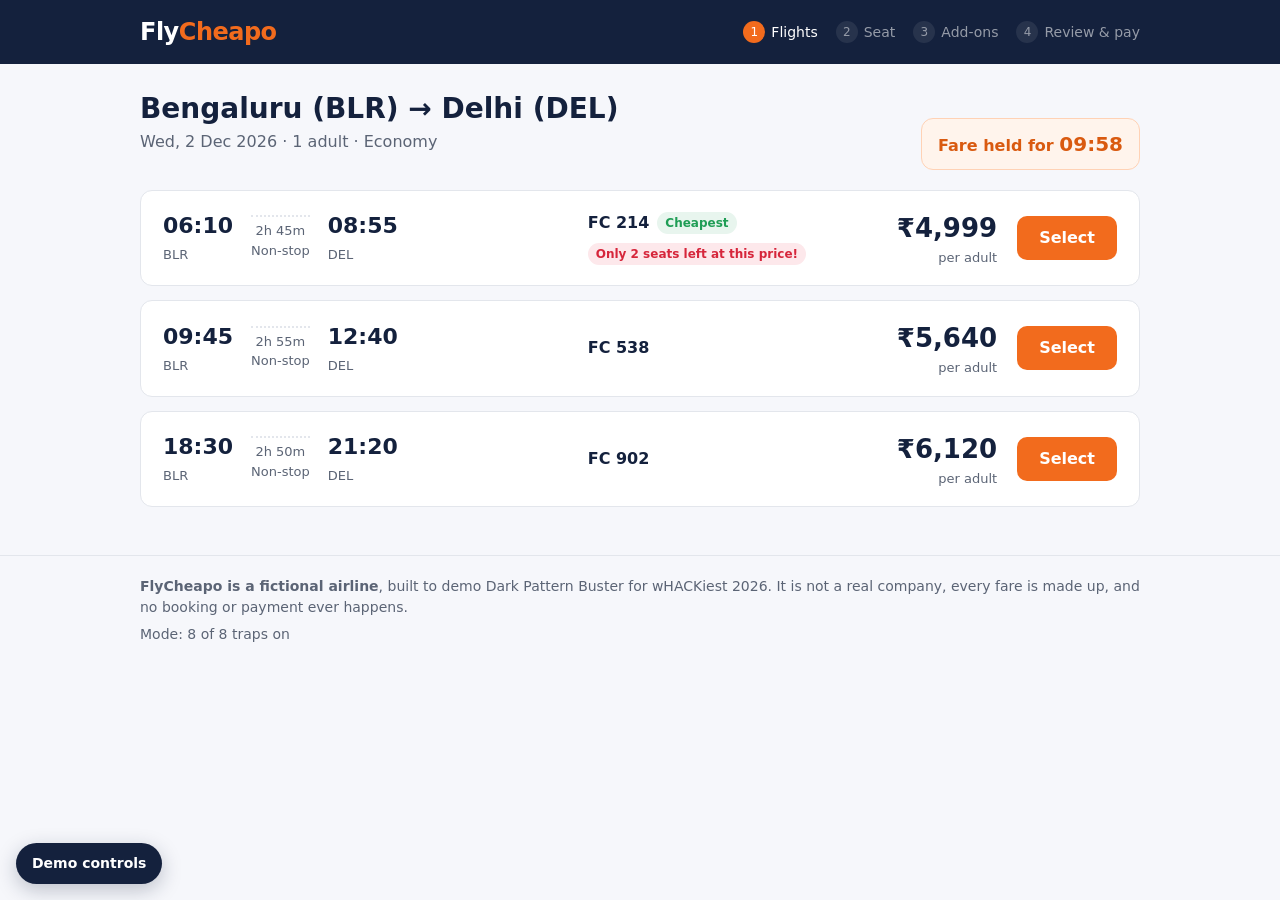
<file: demo-site/index.html>
<!doctype html>
<html lang="en">
<head>
  <meta charset="utf-8">
  <meta name="viewport" content="width=device-width, initial-scale=1">
  <title>FlyCheapo · Flights from Bengaluru to Delhi</title>
  <link rel="stylesheet" href="assets/flycheapo.css">
</head>
<body data-page="search">
  <div id="app"></div>
  <noscript>FlyCheapo needs JavaScript. It is a fictional demo airline: no real bookings or payments.</noscript>
  <script src="assets/flycheapo.js"></script>
</body>
</html>
</file>
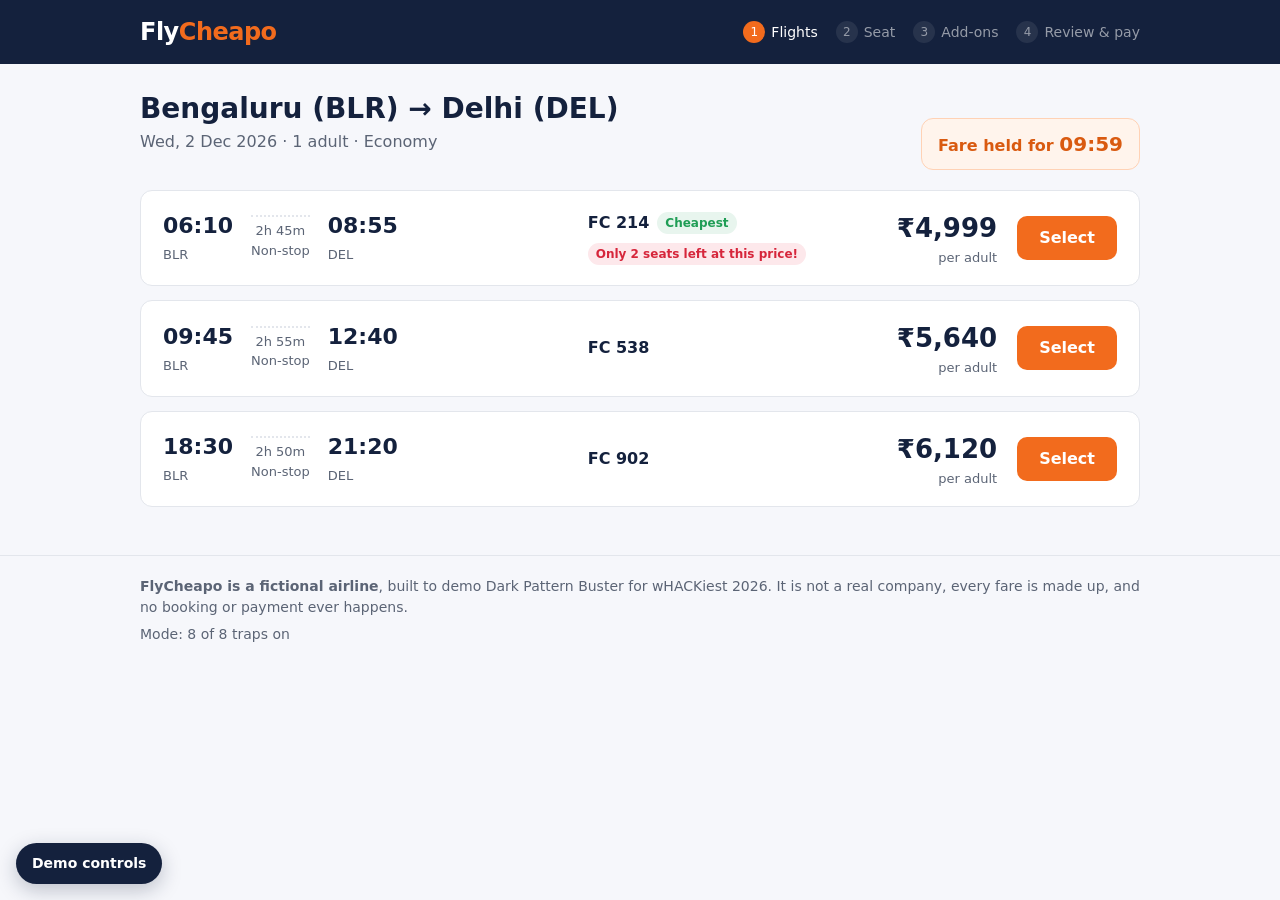
<file: demo-site/addons.html>
<!doctype html>
<html lang="en">
<head>
  <meta charset="utf-8">
  <meta name="viewport" content="width=device-width, initial-scale=1">
  <title>FlyCheapo · Add extras</title>
  <link rel="stylesheet" href="assets/flycheapo.css">
</head>
<body data-page="addons">
  <div id="app"></div>
  <noscript>FlyCheapo needs JavaScript. It is a fictional demo airline: no real bookings or payments.</noscript>
  <script src="assets/flycheapo.js"></script>
</body>
</html>
</file>
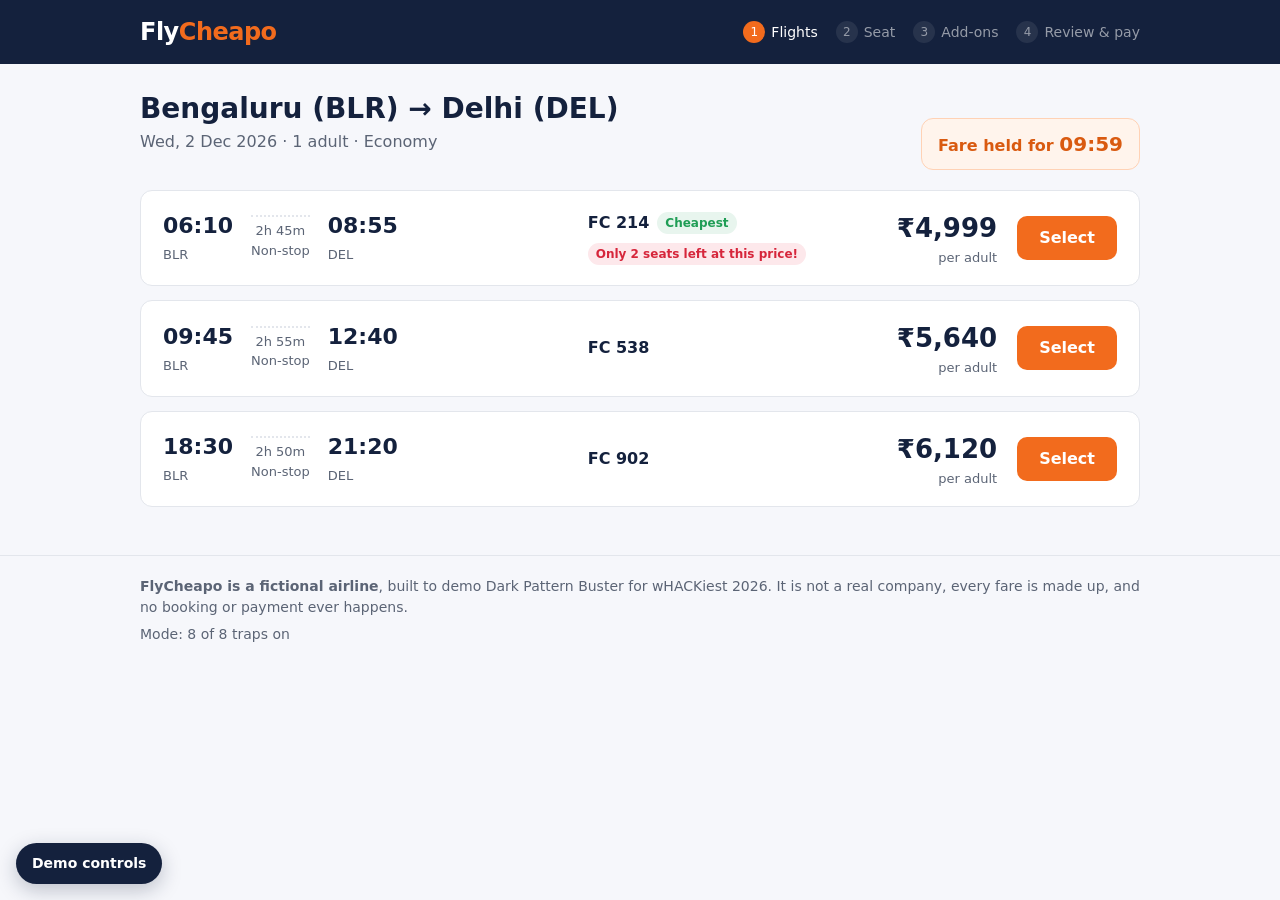
<file: demo-site/done.html>
<!doctype html>
<html lang="en">
<head>
  <meta charset="utf-8">
  <meta name="viewport" content="width=device-width, initial-scale=1">
  <title>FlyCheapo · Booking summary</title>
  <link rel="stylesheet" href="assets/flycheapo.css">
</head>
<body data-page="done">
  <div id="app"></div>
  <noscript>FlyCheapo needs JavaScript. It is a fictional demo airline: no real bookings or payments.</noscript>
  <script src="assets/flycheapo.js"></script>
</body>
</html>
</file>
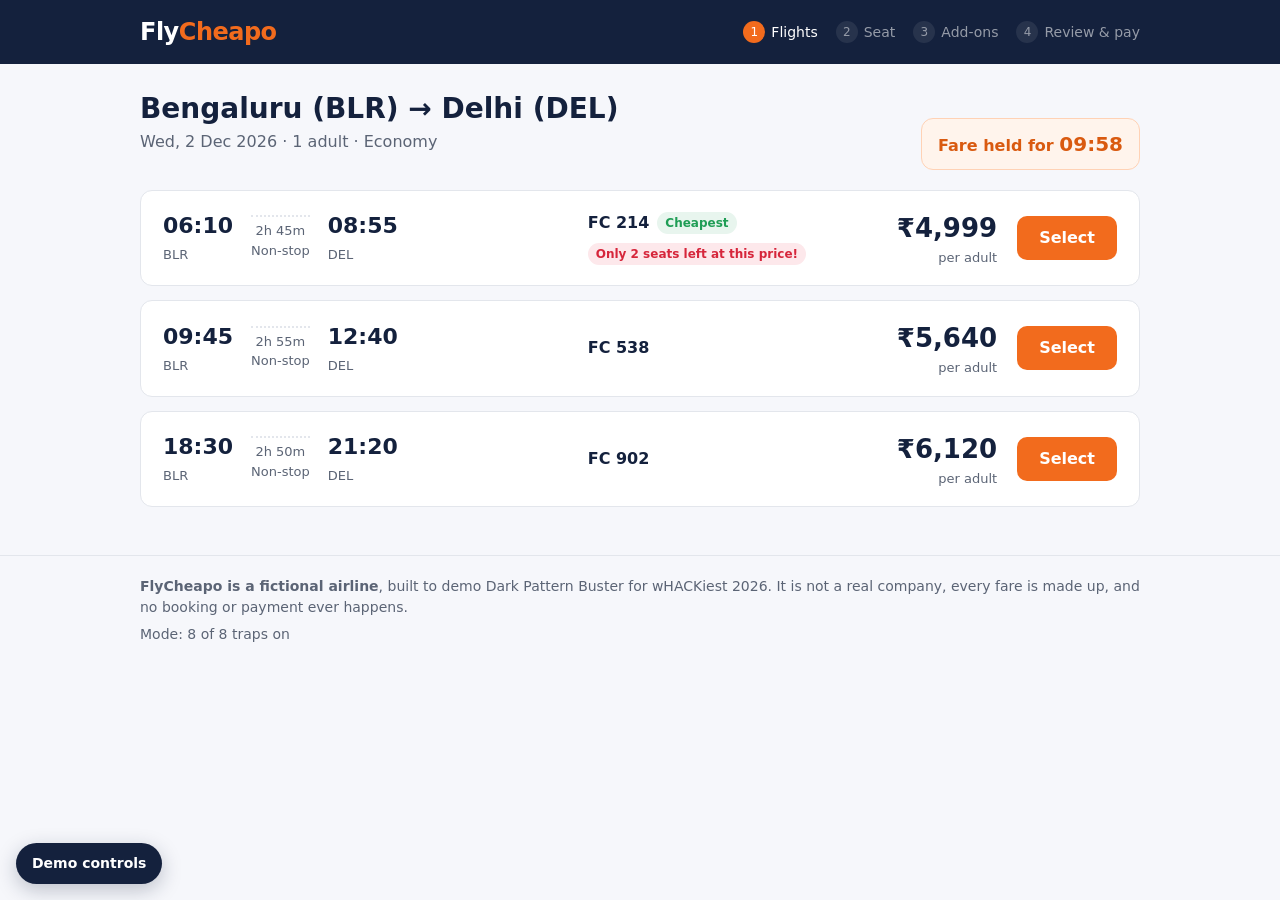
<file: demo-site/review.html>
<!doctype html>
<html lang="en">
<head>
  <meta charset="utf-8">
  <meta name="viewport" content="width=device-width, initial-scale=1">
  <title>FlyCheapo · Review and pay</title>
  <link rel="stylesheet" href="assets/flycheapo.css">
</head>
<body data-page="review">
  <div id="app"></div>
  <noscript>FlyCheapo needs JavaScript. It is a fictional demo airline: no real bookings or payments.</noscript>
  <script src="assets/flycheapo.js"></script>
</body>
</html>
</file>
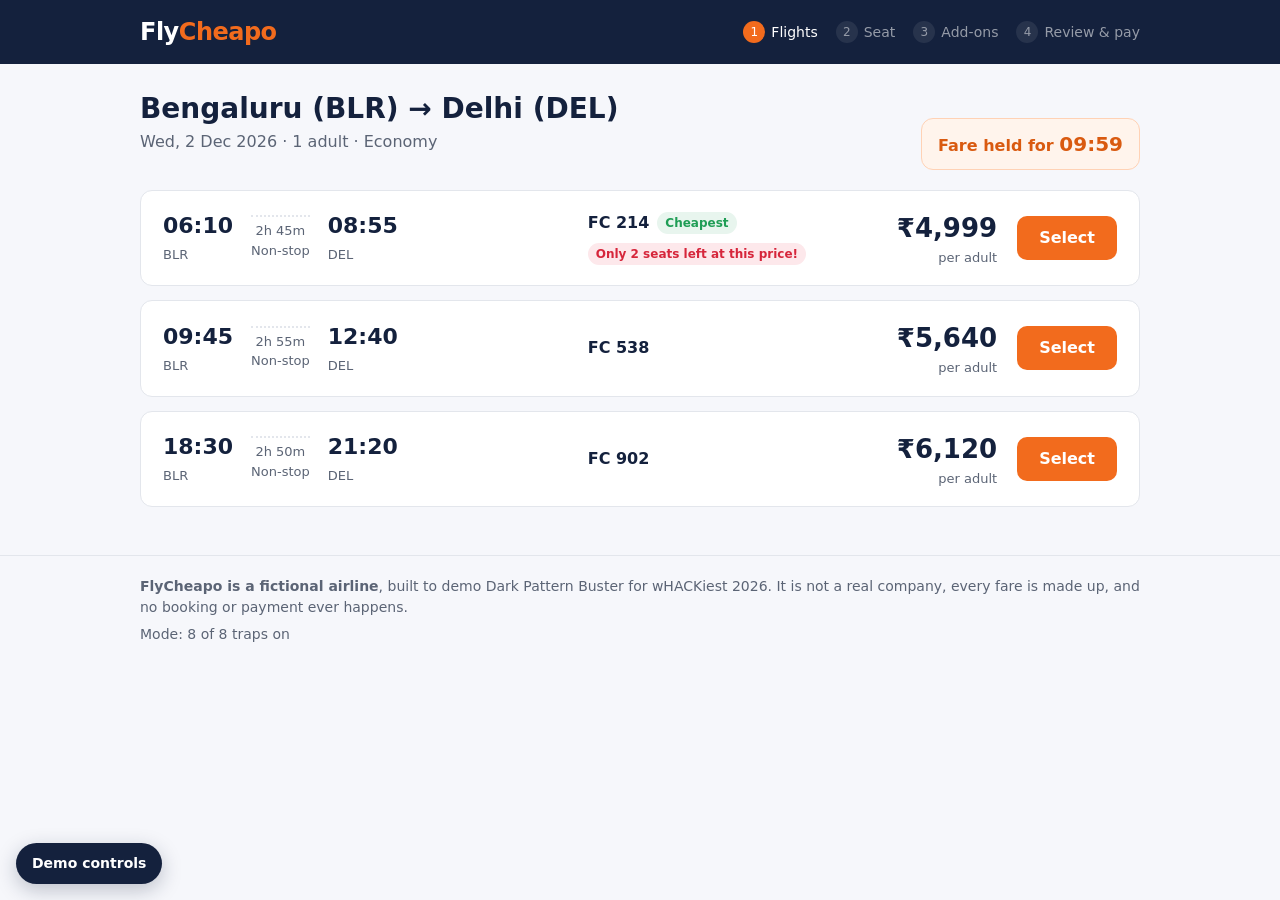
<file: demo-site/seat.html>
<!doctype html>
<html lang="en">
<head>
  <meta charset="utf-8">
  <meta name="viewport" content="width=device-width, initial-scale=1">
  <title>FlyCheapo · Choose your seat</title>
  <link rel="stylesheet" href="assets/flycheapo.css">
</head>
<body data-page="seat">
  <div id="app"></div>
  <noscript>FlyCheapo needs JavaScript. It is a fictional demo airline: no real bookings or payments.</noscript>
  <script src="assets/flycheapo.js"></script>
</body>
</html>
</file>
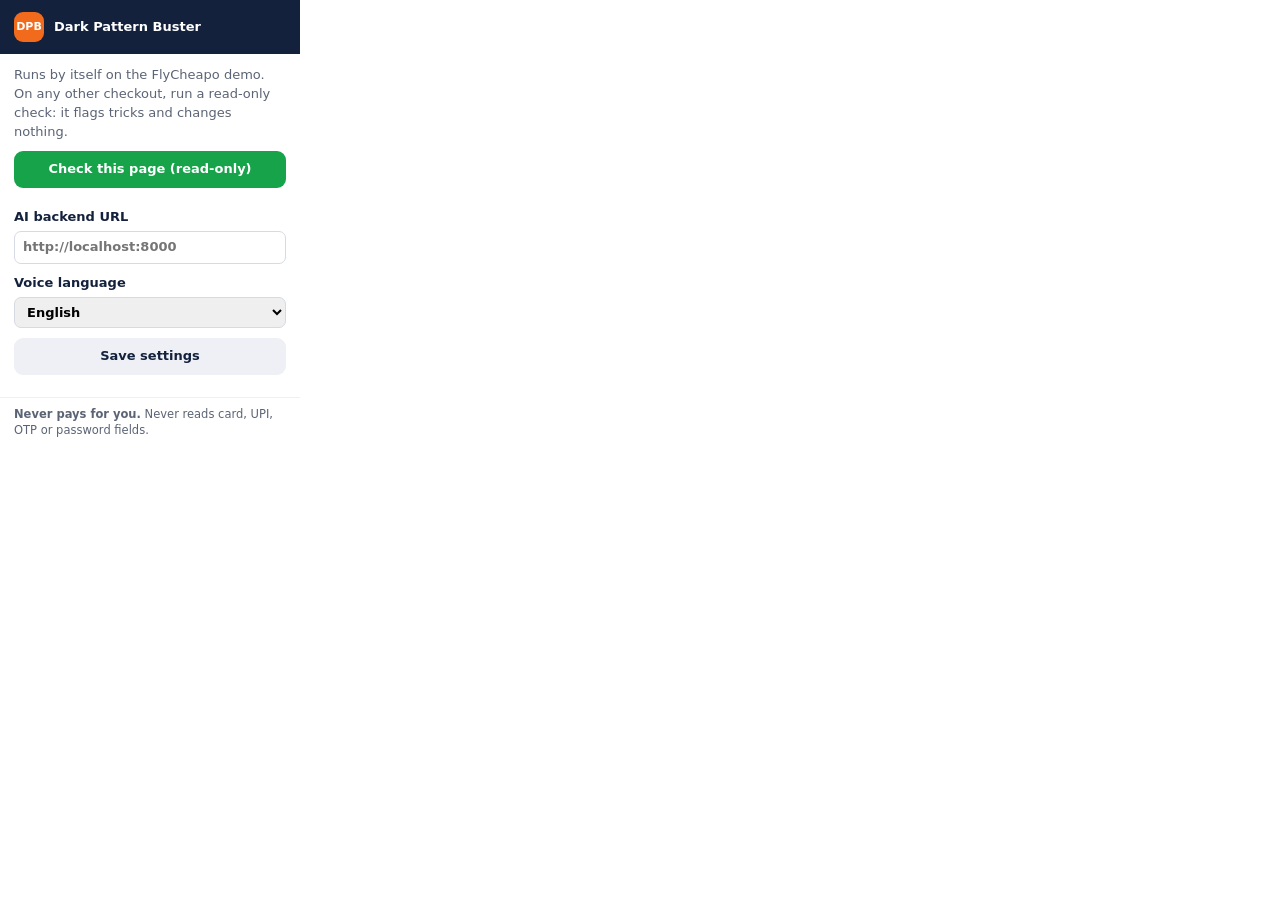
<file: extension/popup.html>
<!doctype html>
<html lang="en">
<head>
  <meta charset="utf-8">
  <title>Dark Pattern Buster</title>
  <style>
    body { width: 300px; margin: 0; font: 13px/1.45 system-ui, -apple-system, "Segoe UI", Roboto, sans-serif; color: #14213d; }
    header { background: #14213d; color: #fff; padding: 12px 14px; display: flex; gap: 10px; align-items: center; }
    .logo { width: 30px; height: 30px; border-radius: 9px; background: #f26b1d; display: grid; place-items: center; font-weight: 900; font-size: 11px; }
    main { padding: 12px 14px; display: grid; gap: 10px; }
    p { margin: 0; color: #5b6475; }
    button { border: 0; border-radius: 9px; padding: 9px 12px; font: inherit; font-weight: 700; cursor: pointer; }
    .primary { background: #16a34a; color: #fff; }
    .secondary { background: #eef0f5; color: #14213d; }
    label { display: grid; gap: 4px; font-weight: 600; }
    input, select { font: inherit; padding: 6px 8px; border: 1px solid #d6dae3; border-radius: 7px; }
    #status, #health { font-size: 12px; }
    .ok { color: #15803d; }
    .warn { color: #b45309; }
    footer { padding: 8px 14px 12px; font-size: 11.5px; color: #5b6475; border-top: 1px solid #eef0f5; }
  </style>
</head>
<body>
  <header><div class="logo">DPB</div><b>Dark Pattern Buster</b></header>
  <main>
    <p>Runs by itself on the FlyCheapo demo. On any other checkout, run a read-only check: it flags tricks and changes nothing.</p>
    <button class="primary" id="check">Check this page (read-only)</button>
    <div id="status"></div>
    <label>AI backend URL
      <input id="backend" placeholder="http://localhost:8000">
    </label>
    <label>Voice language
      <select id="lang"><option value="en">English</option><option value="hi">Hindi</option></select>
    </label>
    <button class="secondary" id="save">Save settings</button>
    <div id="health"></div>
  </main>
  <footer><b>Never pays for you.</b> Never reads card, UPI, OTP or password fields.</footer>
  <script src="popup.js"></script>
</body>
</html>
</file>
<file: demo-site/assets/flycheapo.css>
/* FlyCheapo: fictional demo airline. Styles are plain CSS, no build step. */

:root {
  --brand: #f26b1d;
  --brand-dark: #d95a10;
  --ink: #14213d;
  --muted: #5b6475;
  --line: #e3e6ec;
  --bg: #f6f7fb;
  --card: #ffffff;
  --good: #1f9d55;
  --hot: #d6263b;
  --radius: 12px;
}

* { box-sizing: border-box; }

body {
  margin: 0;
  font: 16px/1.5 system-ui, -apple-system, "Segoe UI", Roboto, sans-serif;
  color: var(--ink);
  background: var(--bg);
}

h1 { font-size: 28px; line-height: 1.2; margin: 0 0 4px; }
h2 { font-size: 18px; margin: 0 0 12px; }
.muted { color: var(--muted); margin: 0 0 16px; }

.wrap { max-width: 1040px; margin: 0 auto; padding: 0 20px; }
.wrap.narrow { max-width: 640px; }
main.wrap { padding-top: 28px; padding-bottom: 48px; }

.two-col { display: grid; grid-template-columns: minmax(0, 1fr) 320px; gap: 28px; align-items: start; }
@media (max-width: 860px) { .two-col { grid-template-columns: 1fr; } }

/* Top bar */
.topbar { background: var(--ink); color: #fff; }
.topbar-inner { display: flex; align-items: center; justify-content: space-between; gap: 16px; min-height: 64px; flex-wrap: wrap; }
.logo { color: #fff; text-decoration: none; font-weight: 800; font-size: 24px; letter-spacing: -0.5px; }
.logo span { color: var(--brand); }
.steps { display: flex; gap: 18px; list-style: none; margin: 0; padding: 0; font-size: 14px; flex-wrap: wrap; }
.step { opacity: 0.55; display: flex; align-items: center; gap: 6px; }
.step.current, .step.done { opacity: 1; }
.step .num { display: inline-grid; place-items: center; width: 22px; height: 22px; border-radius: 50%; background: rgba(255, 255, 255, 0.15); font-size: 12px; }
.step.current .num { background: var(--brand); }

/* Buttons */
.btn {
  appearance: none; border: 0; border-radius: 10px; cursor: pointer;
  font: inherit; font-weight: 700; padding: 10px 22px; text-decoration: none; display: inline-block; text-align: center;
}
.btn-primary { background: var(--brand); color: #fff; }
.btn-primary:hover { background: var(--brand-dark); }
.btn-secondary { background: #fff; color: var(--ink); border: 2px solid var(--ink); }
.btn-small { padding: 6px 12px; font-size: 14px; background: #eef0f5; color: var(--ink); }
.btn-xl { padding: 16px 40px; font-size: 18px; }
.btn-block { width: 100%; }

.badge { display: inline-block; font-size: 12px; font-weight: 700; padding: 2px 8px; border-radius: 999px; background: #e8f5ee; color: var(--good); }
.badge-hot { background: #fde8eb; color: var(--hot); }

/* Search */
.search-head { display: flex; justify-content: space-between; align-items: flex-end; gap: 16px; flex-wrap: wrap; margin-bottom: 20px; }
.hold { background: #fff4ec; border: 1px solid #ffd2b5; color: var(--brand-dark); padding: 10px 16px; border-radius: var(--radius); font-weight: 600; }
.hold b { font-variant-numeric: tabular-nums; font-size: 20px; }
.flights { list-style: none; margin: 0; padding: 0; display: grid; gap: 14px; }
.flight-card {
  background: var(--card); border: 1px solid var(--line); border-radius: var(--radius);
  display: grid; grid-template-columns: 1.4fr 1fr auto auto; gap: 20px; align-items: center; padding: 18px 22px;
}
@media (max-width: 760px) { .flight-card { grid-template-columns: 1fr; } }
.times { display: flex; align-items: center; gap: 18px; }
.times b { font-size: 22px; display: block; }
.times span { color: var(--muted); font-size: 13px; }
.times .dur { text-align: center; font-size: 13px; color: var(--muted); border-top: 2px dotted var(--line); padding-top: 4px; }
.meta { display: flex; flex-wrap: wrap; gap: 8px; align-items: center; }
.flight-no { font-weight: 700; }
.price { text-align: right; }
.price .fare { font-size: 26px; font-weight: 800; }
.price .sub { font-size: 13px; color: var(--muted); }

/* Summary */
.summary { background: var(--card); border: 1px solid var(--line); border-radius: var(--radius); padding: 18px 20px; }
.summary-main { margin: 8px 0 18px; }
.row { display: flex; justify-content: space-between; gap: 12px; padding: 8px 0; border-bottom: 1px solid var(--line); align-items: center; }
.row .label { display: flex; flex-wrap: wrap; align-items: center; gap: 10px; }
.row .amt { font-variant-numeric: tabular-nums; white-space: nowrap; }
.row.total { border-bottom: 0; font-weight: 800; font-size: 20px; padding-top: 12px; }
.row select { font: inherit; font-size: 14px; padding: 4px 6px; border-radius: 8px; border: 1px solid var(--line); }
.link-btn { background: none; border: 0; padding: 0; color: #2563eb; text-decoration: underline; cursor: pointer; font: inherit; font-size: 14px; }

/* Seat map */
.legend { display: flex; flex-wrap: wrap; gap: 16px; font-size: 14px; color: var(--muted); margin-bottom: 12px; }
.sw { display: inline-block; width: 14px; height: 14px; border-radius: 4px; margin-right: 6px; vertical-align: -2px; }
.seatmap { background: var(--card); border: 1px solid var(--line); border-radius: var(--radius); padding: 16px; margin: 0; display: grid; gap: 6px; justify-content: center; }
.seatmap legend { font-size: 13px; color: var(--muted); padding: 0 6px; }
.seat-row { display: flex; align-items: center; gap: 6px; }
.row-no { width: 24px; text-align: right; font-size: 12px; color: var(--muted); }
.aisle { width: 22px; }
.seat { position: relative; width: 36px; height: 34px; border-radius: 8px 8px 4px 4px; display: grid; place-items: center; font-size: 12px; font-weight: 700; cursor: pointer; }
.seat input { position: absolute; inset: 0; opacity: 0; margin: 0; cursor: pointer; }
.seat:has(input:checked) { background: var(--ink) !important; color: #fff; box-shadow: 0 0 0 3px #9db4ff; }
.p349, .sw.p349 { background: #ffd7bf; color: #8a3a0b; }
.p199, .sw.p199 { background: #ffecd9; color: #8a3a0b; }
.free, .sw.free { background: #d4f2e1; color: #116b39; }
.taken, .sw.taken { background: #e6e7eb; color: #a3a7b1; cursor: not-allowed; }
.seat-divider { text-align: center; font-size: 12px; color: var(--good); font-weight: 700; padding: 6px 0; border-top: 1px dashed #a8dcc0; margin-top: 4px; }

/* Add-ons */
.addons { display: grid; gap: 14px; margin-bottom: 8px; }
.addon { background: var(--card); border: 1px solid var(--line); border-radius: var(--radius); padding: 16px 18px; }
.addon-main { display: flex; align-items: center; gap: 12px; cursor: pointer; font-weight: 700; }
.addon-main input { width: 20px; height: 20px; accent-color: var(--brand); }
.addon-price { margin-left: auto; }
.addon .muted { margin: 4px 0 0 32px; font-size: 14px; }
.decline { background: none; border: 0; padding: 0; margin: 8px 0 0 32px; font: inherit; font-size: 14px; color: #4b5563; text-decoration: underline; cursor: pointer; }

.actions { display: flex; align-items: center; gap: 16px; margin-top: 22px; flex-wrap: wrap; }
.skip-tiny { font-size: 11px; color: #c9cdd4; text-decoration: none; }

/* Review */
.offers { display: flex; gap: 10px; align-items: flex-start; font-size: 14px; color: var(--muted); }
.offers input { margin-top: 3px; }
.pay { background: var(--card); border: 1px solid var(--line); border-radius: var(--radius); padding: 20px; display: grid; gap: 12px; }
.pay label { display: grid; gap: 4px; font-size: 14px; font-weight: 600; }
.pay input { font: inherit; padding: 10px 12px; border: 1px solid var(--line); border-radius: 8px; }
.pay .two { display: grid; grid-template-columns: 1fr 1fr; gap: 12px; }
.warn { font-size: 13px; color: var(--hot); margin: 0; }

/* Done */
.done-card { background: var(--card); border: 1px solid var(--line); border-radius: var(--radius); padding: 28px; }
.done-card .summary { border: 0; padding: 0; margin: 8px 0 16px; }
.eyebrow { text-transform: uppercase; letter-spacing: 1px; font-size: 13px; font-weight: 800; color: var(--good); margin: 0 0 6px; }
.offers-result { margin: 0 0 20px; }

/* Footer */
.footer { border-top: 1px solid var(--line); padding: 20px 0 80px; font-size: 14px; color: var(--muted); }
.footer p { margin: 0 0 6px; }

/* Demo controls (bottom left, so they never cover the agent panel on the right) */
.dc { position: fixed; left: 16px; bottom: 16px; z-index: 10; font-size: 14px; }
.dc-toggle { background: var(--ink); color: #fff; border: 0; border-radius: 999px; padding: 10px 16px; font: inherit; font-weight: 700; cursor: pointer; box-shadow: 0 6px 20px rgba(20, 33, 61, 0.25); }
.dc-panel { position: absolute; left: 0; bottom: 52px; width: 320px; background: #fff; border: 1px solid var(--line); border-radius: var(--radius); padding: 16px; box-shadow: 0 16px 40px rgba(20, 33, 61, 0.2); }
.dc-panel h2 { font-size: 16px; margin-bottom: 10px; }
.dc-modes { display: flex; gap: 8px; margin-bottom: 10px; }
.dc-list { display: grid; gap: 6px; max-height: 300px; overflow: auto; margin-bottom: 10px; }
.dc-trap { display: flex; gap: 10px; align-items: flex-start; }
.dc-trap span { display: grid; }
.dc-trap small { color: var(--muted); }
.dc-preview { border-top: 1px solid var(--line); padding: 10px 0; }
</file>
